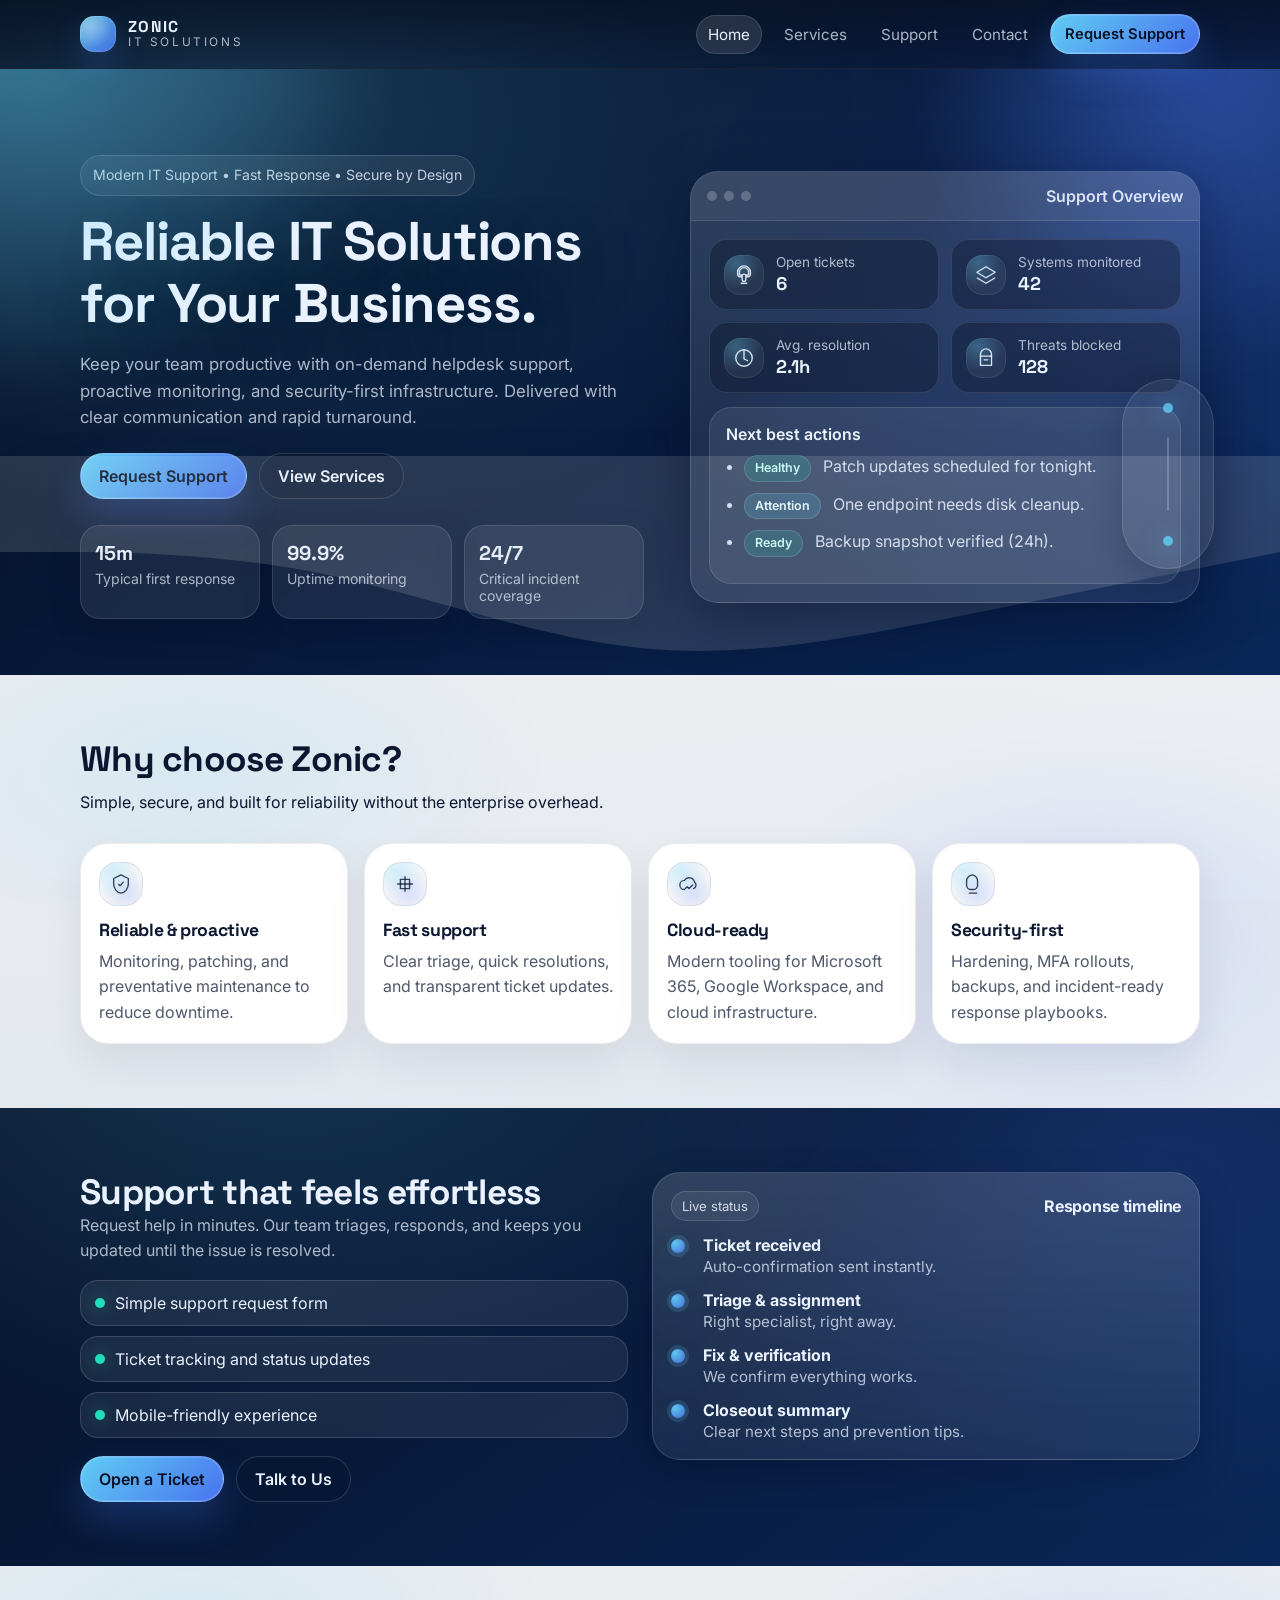
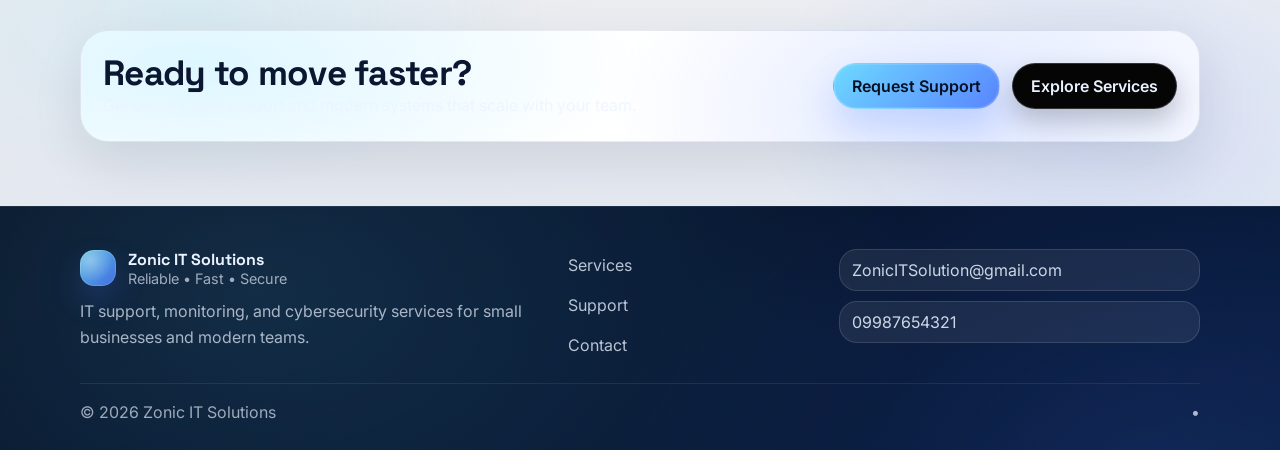
<file: index.html>
<!doctype html>
<html lang="en">
  <head>
    <meta charset="UTF-8" />
    <meta name="viewport" content="width=device-width, initial-scale=1.0" />
    <title>Zonic IT Solutions  Reliable IT Support</title>
    <meta
      name="description"
      content="Zonic IT Solutions provides fast, secure, and modern IT support for small businesses and growing teams."
    />
    <link rel="preconnect" href="https://fonts.googleapis.com" />
    <link rel="preconnect" href="https://fonts.gstatic.com" crossorigin />
    <link
      href="https://fonts.googleapis.com/css2?family=Inter:wght@400;500;600;700&family=Space+Grotesk:wght@500;600;700&display=swap"
      rel="stylesheet"
    />
    <link rel="stylesheet" href="./styles.css" />
    <script defer src="./script.js"></script>
  </head>

  <body>
    <a class="skip-link" href="#main">Skip to content</a>

    <header class="site-header" data-header>
      <nav class="nav shell" aria-label="Primary">
        <a class="brand" href="./index.html" aria-label="Zonic IT Solutions Home">
          <span class="brand-mark" aria-hidden="true"></span>
          <span class="brand-text">
            <span class="brand-name">ZONIC</span>
            <span class="brand-sub">IT SOLUTIONS</span>
          </span>
        </a>

        <button class="nav-toggle" type="button" aria-expanded="false" aria-controls="nav-links" data-nav-toggle>
          <span class="sr-only">Open menu</span>
          <span class="nav-toggle-lines" aria-hidden="true"></span>
        </button>

        <div class="nav-links" id="nav-links" data-nav-links>
          <a class="nav-link is-active" href="./index.html">Home</a>
          <a class="nav-link" href="./services.html">Services</a>
          <a class="nav-link" href="./support.html">Support</a>
          <a class="nav-link" href="./contact.html">Contact</a>
          <a class="btn btn-primary btn-small" href="./support.html">Request Support</a>
        </div>
      </nav>
    </header>

    <main id="main">
      <section class="hero hero--home" aria-label="Hero">
        <div class="hero-bg" aria-hidden="true">
          <div class="hero-glow hero-glow--a"></div>
          <div class="hero-glow hero-glow--b"></div>
          <svg class="hero-wave" viewBox="0 0 1440 220" preserveAspectRatio="none">
            <path
              d="M0,96L60,96C120,96,240,96,360,117.3C480,139,600,181,720,192C840,203,960,181,1080,160C1200,139,1320,117,1380,106.7L1440,96L1440,0L1380,0C1320,0,1200,0,1080,0C960,0,840,0,720,0C600,0,480,0,360,0C240,0,120,0,60,0L0,0Z"
              fill="rgba(255,255,255,0.14)"
            ></path>
          </svg>
        </div>

        <div class="shell hero-grid">
          <div class="hero-copy">
            <p class="eyebrow">Modern IT Support • Fast Response • Secure by Design</p>
            <h1 class="hero-title">
              Reliable IT Solutions<br />
              for Your Business.
            </h1>
            <p class="hero-lead">
              Keep your team productive with on-demand helpdesk support, proactive monitoring, and security-first
              infrastructure. Delivered with clear communication and rapid turnaround.
            </p>

            <div class="hero-cta">
              <a class="btn btn-primary" href="./support.html">Request Support</a>
              <a class="btn btn-ghost" href="./services.html">View Services</a>
            </div>

            <div class="hero-metrics" aria-label="Key metrics">
              <div class="metric">
                <div class="metric-num">15m</div>
                <div class="metric-label">Typical first response</div>
              </div>
              <div class="metric">
                <div class="metric-num">99.9%</div>
                <div class="metric-label">Uptime monitoring</div>
              </div>
              <div class="metric">
                <div class="metric-num">24/7</div>
                <div class="metric-label">Critical incident coverage</div>
              </div>
            </div>
          </div>

          <div class="hero-panel" aria-label="Dashboard preview">
            <div class="panel">
              <div class="panel-top">
                <div class="panel-dots" aria-hidden="true">
                  <span></span><span></span><span></span>
                </div>
                <div class="panel-title">Support Overview</div>
              </div>

              <div class="panel-body">
                <div class="stat-grid">
                  <div class="stat">
                    <div class="stat-icon" aria-hidden="true">
                      <svg viewBox="0 0 24 24" fill="none">
                        <path
                          d="M12 2a7 7 0 0 0-7 7v2a3 3 0 0 0 3 3h1v-2H8a1 1 0 0 1-1-1V9a5 5 0 0 1 10 0v2a1 1 0 0 1-1 1h-1v2h1a3 3 0 0 0 3-3V9a7 7 0 0 0-7-7Z"
                          stroke="currentColor"
                          stroke-width="1.5"
                        />
                        <path
                          d="M9 21h6M10 17a2 2 0 1 0 4 0v-4a2 2 0 1 0-4 0v4Z"
                          stroke="currentColor"
                          stroke-width="1.5"
                          stroke-linecap="round"
                        />
                      </svg>
                    </div>
                    <div class="stat-meta">
                      <div class="stat-label">Open tickets</div>
                      <div class="stat-value">6</div>
                    </div>
                  </div>
                  <div class="stat">
                    <div class="stat-icon" aria-hidden="true">
                      <svg viewBox="0 0 24 24" fill="none">
                        <path
                          d="M12 3 2 9l10 6 10-6-10-6Z"
                          stroke="currentColor"
                          stroke-width="1.5"
                          stroke-linejoin="round"
                        />
                        <path
                          d="M2 15l10 6 10-6"
                          stroke="currentColor"
                          stroke-width="1.5"
                          stroke-linejoin="round"
                        />
                      </svg>
                    </div>
                    <div class="stat-meta">
                      <div class="stat-label">Systems monitored</div>
                      <div class="stat-value">42</div>
                    </div>
                  </div>
                  <div class="stat">
                    <div class="stat-icon" aria-hidden="true">
                      <svg viewBox="0 0 24 24" fill="none">
                        <path
                          d="M12 3v10l4 2"
                          stroke="currentColor"
                          stroke-width="1.5"
                          stroke-linecap="round"
                        />
                        <path
                          d="M21 12a9 9 0 1 1-18 0 9 9 0 0 1 18 0Z"
                          stroke="currentColor"
                          stroke-width="1.5"
                        />
                      </svg>
                    </div>
                    <div class="stat-meta">
                      <div class="stat-label">Avg. resolution</div>
                      <div class="stat-value">2.1h</div>
                    </div>
                  </div>
                  <div class="stat">
                    <div class="stat-icon" aria-hidden="true">
                      <svg viewBox="0 0 24 24" fill="none">
                        <path
                          d="M6 10V8a6 6 0 0 1 12 0v2"
                          stroke="currentColor"
                          stroke-width="1.5"
                          stroke-linecap="round"
                        />
                        <path
                          d="M6 10h12v10H6V10Z"
                          stroke="currentColor"
                          stroke-width="1.5"
                          stroke-linejoin="round"
                        />
                        <path
                          d="M10 14h4"
                          stroke="currentColor"
                          stroke-width="1.5"
                          stroke-linecap="round"
                        />
                      </svg>
                    </div>
                    <div class="stat-meta">
                      <div class="stat-label">Threats blocked</div>
                      <div class="stat-value">128</div>
                    </div>
                  </div>
                </div>

                <div class="panel-card">
                  <div class="panel-card-title">Next best actions</div>
                  <ul class="panel-list">
                    <li>
                      <span class="pill pill-good">Healthy</span>
                      Patch updates scheduled for tonight.
                    </li>
                    <li>
                      <span class="pill pill-warn">Attention</span>
                      One endpoint needs disk cleanup.
                    </li>
                    <li>
                      <span class="pill pill-good">Ready</span>
                      Backup snapshot verified (24h).
                    </li>
                  </ul>
                </div>
              </div>
            </div>

            <div class="panel-float" aria-hidden="true">
              <div class="float-dot"></div>
              <div class="float-line"></div>
              <div class="float-dot"></div>
            </div>
          </div>
        </div>
      </section>

      <section class="section section--white">
        <div class="shell">
          <header class="section-header">
            <h2>Why choose Zonic?</h2>
            <p>Simple, secure, and built for reliability without the enterprise overhead.</p>
          </header>

          <div class="card-grid">
            <article class="card">
              <div class="card-icon" aria-hidden="true">
                <svg viewBox="0 0 24 24" fill="none">
                  <path
                    d="M12 2 4 6v6c0 5 3.5 9.5 8 10 4.5-.5 8-5 8-10V6l-8-4Z"
                    stroke="currentColor"
                    stroke-width="1.5"
                    stroke-linejoin="round"
                  />
                  <path
                    d="M9.5 12.5 11 14l3.5-4"
                    stroke="currentColor"
                    stroke-width="1.5"
                    stroke-linecap="round"
                    stroke-linejoin="round"
                  />
                </svg>
              </div>
              <h3>Reliable & proactive</h3>
              <p>Monitoring, patching, and preventative maintenance to reduce downtime.</p>
            </article>

            <article class="card">
              <div class="card-icon" aria-hidden="true">
                <svg viewBox="0 0 24 24" fill="none">
                  <path
                    d="M4 12h16"
                    stroke="currentColor"
                    stroke-width="1.5"
                    stroke-linecap="round"
                  />
                  <path
                    d="M12 4v16"
                    stroke="currentColor"
                    stroke-width="1.5"
                    stroke-linecap="round"
                  />
                  <path
                    d="M7 7h10v10H7V7Z"
                    stroke="currentColor"
                    stroke-width="1.5"
                    stroke-linejoin="round"
                  />
                </svg>
              </div>
              <h3>Fast support</h3>
              <p>Clear triage, quick resolutions, and transparent ticket updates.</p>
            </article>

            <article class="card">
              <div class="card-icon" aria-hidden="true">
                <svg viewBox="0 0 24 24" fill="none">
                  <path
                    d="M7 18a5 5 0 0 1 0-10 6 6 0 0 1 11 2 4 4 0 0 1-1 7"
                    stroke="currentColor"
                    stroke-width="1.5"
                    stroke-linecap="round"
                  />
                  <path
                    d="M8 17l2-2 2 2 4-4"
                    stroke="currentColor"
                    stroke-width="1.5"
                    stroke-linecap="round"
                    stroke-linejoin="round"
                  />
                </svg>
              </div>
              <h3>Cloud-ready</h3>
              <p>Modern tooling for Microsoft 365, Google Workspace, and cloud infrastructure.</p>
            </article>

            <article class="card">
              <div class="card-icon" aria-hidden="true">
                <svg viewBox="0 0 24 24" fill="none">
                  <path
                    d="M12 2a7 7 0 0 0-7 7v4a5 5 0 0 0 5 5h2a5 5 0 0 0 5-5V9a7 7 0 0 0-5-6.7"
                    stroke="currentColor"
                    stroke-width="1.5"
                    stroke-linecap="round"
                  />
                  <path
                    d="M8 22h8"
                    stroke="currentColor"
                    stroke-width="1.5"
                    stroke-linecap="round"
                  />
                </svg>
              </div>
              <h3>Security-first</h3>
              <p>Hardening, MFA rollouts, backups, and incident-ready response playbooks.</p>
            </article>
          </div>
        </div>
      </section>

      <section class="section">
        <div class="shell split">
          <div>
            <h2>Support that feels effortless</h2>
            <p class="muted">
              Request help in minutes. Our team triages, responds, and keeps you updated until the issue is resolved.
            </p>
            <div class="checklist">
              <div class="check">
                <span class="check-dot" aria-hidden="true"></span>
                Simple support request form
              </div>
              <div class="check">
                <span class="check-dot" aria-hidden="true"></span>
                Ticket tracking and status updates
              </div>
              <div class="check">
                <span class="check-dot" aria-hidden="true"></span>
                Mobile-friendly experience
              </div>
            </div>
            <div class="cta-row">
              <a class="btn btn-primary" href="./support.html">Open a Ticket</a>
              <a class="btn btn-ghost" href="./contact.html">Talk to Us</a>
            </div>
          </div>

          <div class="glass">
            <div class="glass-header">
              <div class="glass-badge">Live status</div>
              <div class="glass-title">Response timeline</div>
            </div>
            <ol class="timeline">
              <li>
                <span class="time-dot"></span>
                <div class="time-content">
                  <div class="time-title">Ticket received</div>
                  <div class="time-sub">Auto-confirmation sent instantly.</div>
                </div>
              </li>
              <li>
                <span class="time-dot"></span>
                <div class="time-content">
                  <div class="time-title">Triage & assignment</div>
                  <div class="time-sub">Right specialist, right away.</div>
                </div>
              </li>
              <li>
                <span class="time-dot"></span>
                <div class="time-content">
                  <div class="time-title">Fix & verification</div>
                  <div class="time-sub">We confirm everything works.</div>
                </div>
              </li>
              <li>
                <span class="time-dot"></span>
                <div class="time-content">
                  <div class="time-title">Closeout summary</div>
                  <div class="time-sub">Clear next steps and prevention tips.</div>
                </div>
              </li>
            </ol>
          </div>
        </div>
      </section>

      <section class="section section--white">
        <div class="shell">
          <div class="banner">
            <div class="banner-copy">
              <h2>Ready to move faster?</h2>
              <p class="muted">Get dependable support and modern systems that scale with your team.</p>
            </div>
            <div class="banner-actions">
              <a class="btn btn-primary" href="./support.html">Request Support</a>
              <a class="btn btn-secondary" href="./services.html">Explore Services</a>
            </div>
          </div>
        </div>
      </section>
    </main>

    <footer class="footer">
      <div class="shell footer-grid">
        <div>
          <div class="footer-brand">
            <span class="brand-mark" aria-hidden="true"></span>
            <div>
              <div class="footer-name">Zonic IT Solutions</div>
              <div class="footer-sub">Reliable • Fast • Secure</div>
            </div>
          </div>
          <p class="footer-note">
            IT support, monitoring, and cybersecurity services for small businesses and modern teams.
          </p>
        </div>
        <div class="footer-links">
          <a href="./services.html">Services</a>
          <a href="./support.html">Support</a>
          <a href="./contact.html">Contact</a>
        </div>
        <div class="footer-meta">
          <div class="footer-pill">ZonicITSolution@gmail.com</div>
          <div class="footer-pill">09987654321</div>
        </div>
      </div>
      <div class="shell footer-bottom">
        <span>© <span data-year></span> Zonic IT Solutions</span>
        <span class="muted"> • </span>
      </div>
    </footer>
  </body>
</html>
</file>
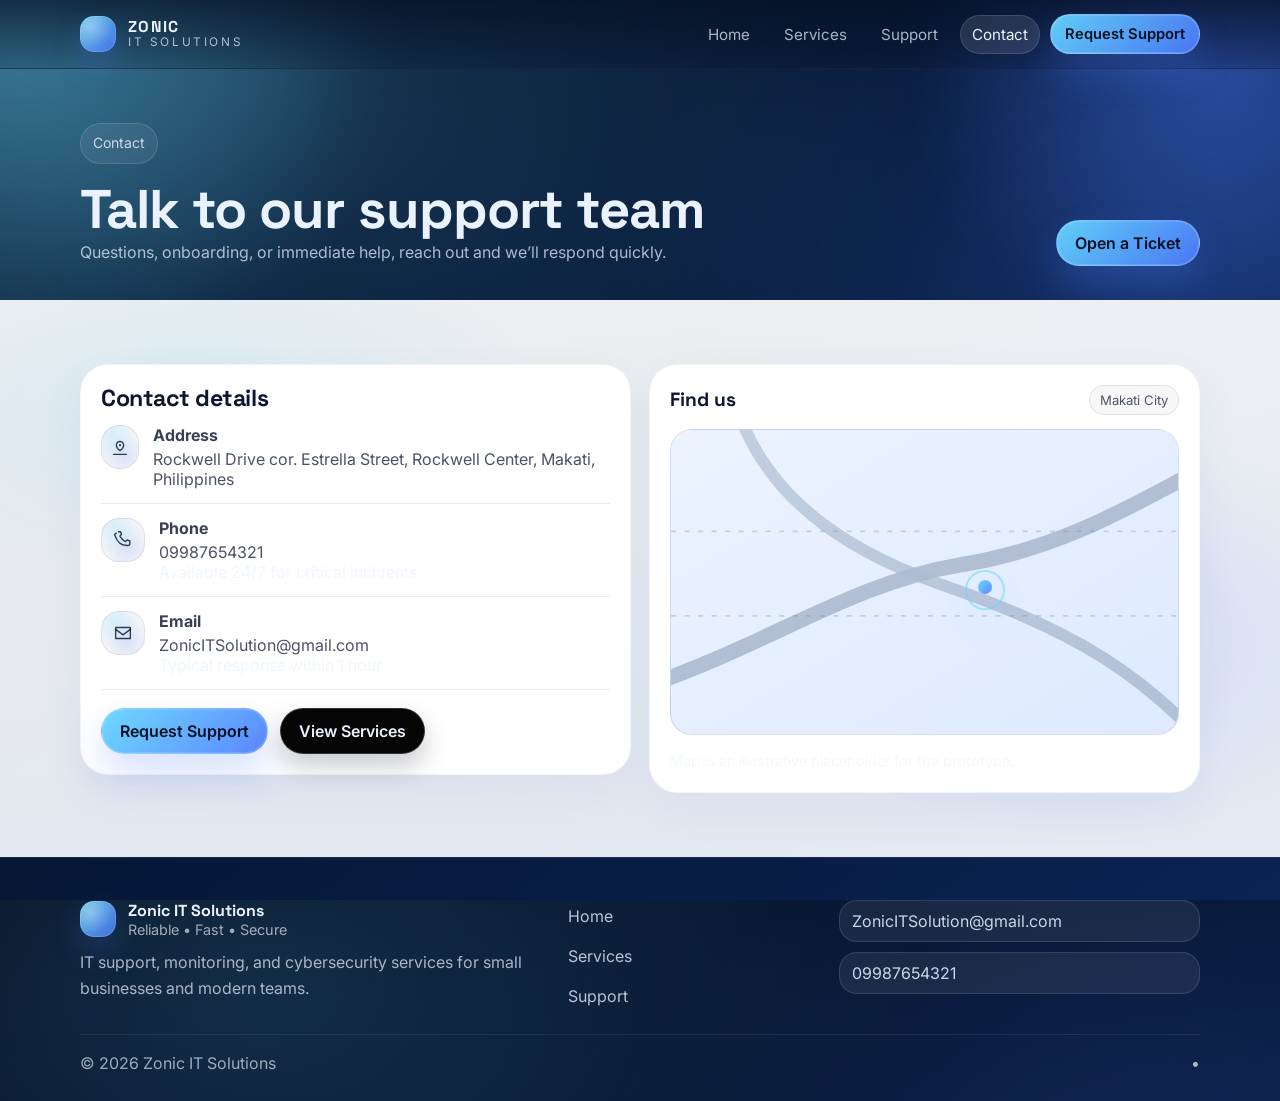
<file: contact.html>
<!doctype html>
<html lang="en">
  <head>
    <meta charset="UTF-8" />
    <meta name="viewport" content="width=device-width, initial-scale=1.0" />
    <title>Zonic IT Solutions — Contact</title>
    <meta name="description" content="Contact Zonic IT Solutions for IT support and managed services." />
    <link rel="preconnect" href="https://fonts.googleapis.com" />
    <link rel="preconnect" href="https://fonts.gstatic.com" crossorigin />
    <link
      href="https://fonts.googleapis.com/css2?family=Inter:wght@400;500;600;700&family=Space+Grotesk:wght@500;600;700&display=swap"
      rel="stylesheet"
    />
    <link rel="stylesheet" href="./styles.css" />
    <script defer src="./script.js"></script>
  </head>

  <body>
    <a class="skip-link" href="#main">Skip to content</a>

    <header class="site-header" data-header>
      <nav class="nav shell" aria-label="Primary">
        <a class="brand" href="./index.html" aria-label="Zonic IT Solutions Home">
          <span class="brand-mark" aria-hidden="true"></span>
          <span class="brand-text">
            <span class="brand-name">ZONIC</span>
            <span class="brand-sub">IT SOLUTIONS</span>
          </span>
        </a>

        <button class="nav-toggle" type="button" aria-expanded="false" aria-controls="nav-links" data-nav-toggle>
          <span class="sr-only">Open menu</span>
          <span class="nav-toggle-lines" aria-hidden="true"></span>
        </button>

        <div class="nav-links" id="nav-links" data-nav-links>
          <a class="nav-link" href="./index.html">Home</a>
          <a class="nav-link" href="./services.html">Services</a>
          <a class="nav-link" href="./support.html">Support</a>
          <a class="nav-link is-active" href="./contact.html">Contact</a>
          <a class="btn btn-primary btn-small" href="./support.html">Request Support</a>
        </div>
      </nav>
    </header>

    <main id="main">
      <section class="page-hero page-hero--compact">
        <div class="page-hero-bg" aria-hidden="true">
          <div class="hero-glow hero-glow--a"></div>
          <div class="hero-glow hero-glow--b"></div>
        </div>
        <div class="shell page-hero-inner">
          <div>
            <p class="eyebrow">Contact</p>
            <h1>Talk to our support team</h1>
            <p class="muted">Questions, onboarding, or immediate help, reach out and we’ll respond quickly.</p>
          </div>
          <div class="page-hero-actions">
            <a class="btn btn-primary" href="./support.html">Open a Ticket</a>
          </div>
        </div>
      </section>

      <section class="section section--white">
        <div class="shell contact-layout">
          <section class="contact-card">
            <h2 class="contact-title">Contact details</h2>

            <div class="contact-item">
              <div class="contact-icon" aria-hidden="true">
                <svg viewBox="0 0 24 24" fill="none">
                  <path
                    d="M8 10a4 4 0 1 1 8 0c0 3-4 6-4 6s-4-3-4-6Z"
                    stroke="currentColor"
                    stroke-width="1.5"
                    stroke-linejoin="round"
                  />
                  <path
                    d="M12 10h.01"
                    stroke="currentColor"
                    stroke-width="2.5"
                    stroke-linecap="round"
                  />
                  <path
                    d="M5 20h14"
                    stroke="currentColor"
                    stroke-width="1.5"
                    stroke-linecap="round"
                  />
                </svg>
              </div>
              <div>
                <div class="contact-label">Address</div>
                <div class="contact-value">Rockwell Drive cor. Estrella Street, Rockwell Center, Makati, Philippines</div>
              </div>
            </div>

            <div class="contact-item">
              <div class="contact-icon" aria-hidden="true">
                <svg viewBox="0 0 24 24" fill="none">
                  <path
                    d="M6.5 3h2.8l1 3-1.7 1.7a15 15 0 0 0 6.1 6.1L16.4 12l3 1v2.8c0 1.2-1 2.2-2.2 2.2C9.4 18 6 14.6 3 6.8 3 5.6 4 4.6 5.2 4.6"
                    stroke="currentColor"
                    stroke-width="1.5"
                    stroke-linejoin="round"
                  />
                </svg>
              </div>
              <div>
                <div class="contact-label">Phone</div>
                <div class="contact-value">09987654321</div>
                <div class="muted">Available 24/7 for critical incidents</div>
              </div>
            </div>

            <div class="contact-item">
              <div class="contact-icon" aria-hidden="true">
                <svg viewBox="0 0 24 24" fill="none">
                  <path
                    d="M4 6h16v12H4V6Z"
                    stroke="currentColor"
                    stroke-width="1.5"
                    stroke-linejoin="round"
                  />
                  <path
                    d="M4 8l8 6 8-6"
                    stroke="currentColor"
                    stroke-width="1.5"
                    stroke-linecap="round"
                    stroke-linejoin="round"
                  />
                </svg>
              </div>
              <div>
                <div class="contact-label">Email</div>
                <div class="contact-value">ZonicITSolution@gmail.com</div>
                <div class="muted">Typical response within 1 hour</div>
              </div>
            </div>

            <div class="cta-row">
              <a class="btn btn-primary" href="./support.html">Request Support</a>
              <a class="btn btn-secondary" href="./services.html">View Services</a>
            </div>
          </section>

          <section class="map-card" aria-label="Map">
            <div class="map-top">
              <div class="map-title">Find us</div>
              <div class="map-chip">Makati City</div>
            </div>
            <div class="map">
              <svg viewBox="0 0 600 360" preserveAspectRatio="none" aria-hidden="true">
                <defs>
                  <linearGradient id="road" x1="0" y1="0" x2="1" y2="1">
                    <stop offset="0" stop-color="#b6c3d6" />
                    <stop offset="1" stop-color="#9fb1c9" />
                  </linearGradient>
                  <linearGradient id="land" x1="0" y1="0" x2="1" y2="1">
                    <stop offset="0" stop-color="#ecf3ff" />
                    <stop offset="1" stop-color="#dfeaff" />
                  </linearGradient>
                </defs>
                <rect x="0" y="0" width="600" height="360" fill="url(#land)" />
                <path
                  d="M-20 300 C 120 250, 220 180, 340 160 C 470 140, 560 80, 640 40"
                  stroke="url(#road)"
                  stroke-width="18"
                  fill="none"
                  opacity="0.9"
                />
                <path
                  d="M80 -20 C 120 90, 220 150, 340 190 C 480 240, 560 290, 640 380"
                  stroke="url(#road)"
                  stroke-width="14"
                  fill="none"
                  opacity="0.75"
                />
                <path
                  d="M0 120 L600 120"
                  stroke="rgba(122, 144, 175, 0.35)"
                  stroke-width="2"
                  stroke-dasharray="6 10"
                />
                <path
                  d="M0 220 L600 220"
                  stroke="rgba(122, 144, 175, 0.35)"
                  stroke-width="2"
                  stroke-dasharray="6 10"
                />
              </svg>

              <div class="pin" aria-hidden="true">
                <div class="pin-core"></div>
                <div class="pin-ring"></div>
              </div>
            </div>
            <p class="fineprint">Map is an illustrative placeholder for the prototype.</p>
          </section>
        </div>
      </section>
    </main>

    <footer class="footer">
      <div class="shell footer-grid">
        <div>
          <div class="footer-brand">
            <span class="brand-mark" aria-hidden="true"></span>
            <div>
              <div class="footer-name">Zonic IT Solutions</div>
              <div class="footer-sub">Reliable • Fast • Secure</div>
            </div>
          </div>
          <p class="footer-note">
            IT support, monitoring, and cybersecurity services for small businesses and modern teams.
          </p>
        </div>
        <div class="footer-links">
          <a href="./index.html">Home</a>
          <a href="./services.html">Services</a>
          <a href="./support.html">Support</a>
        </div>
        <div class="footer-meta">
          <div class="footer-pill">ZonicITSolution@gmail.com</div>
          <div class="footer-pill">09987654321</div>
        </div>
      </div>
      <div class="shell footer-bottom">
        <span>© <span data-year></span> Zonic IT Solutions</span>
        <span class="muted"> • </span>
      </div>
    </footer>
  </body>
</html>
</file>
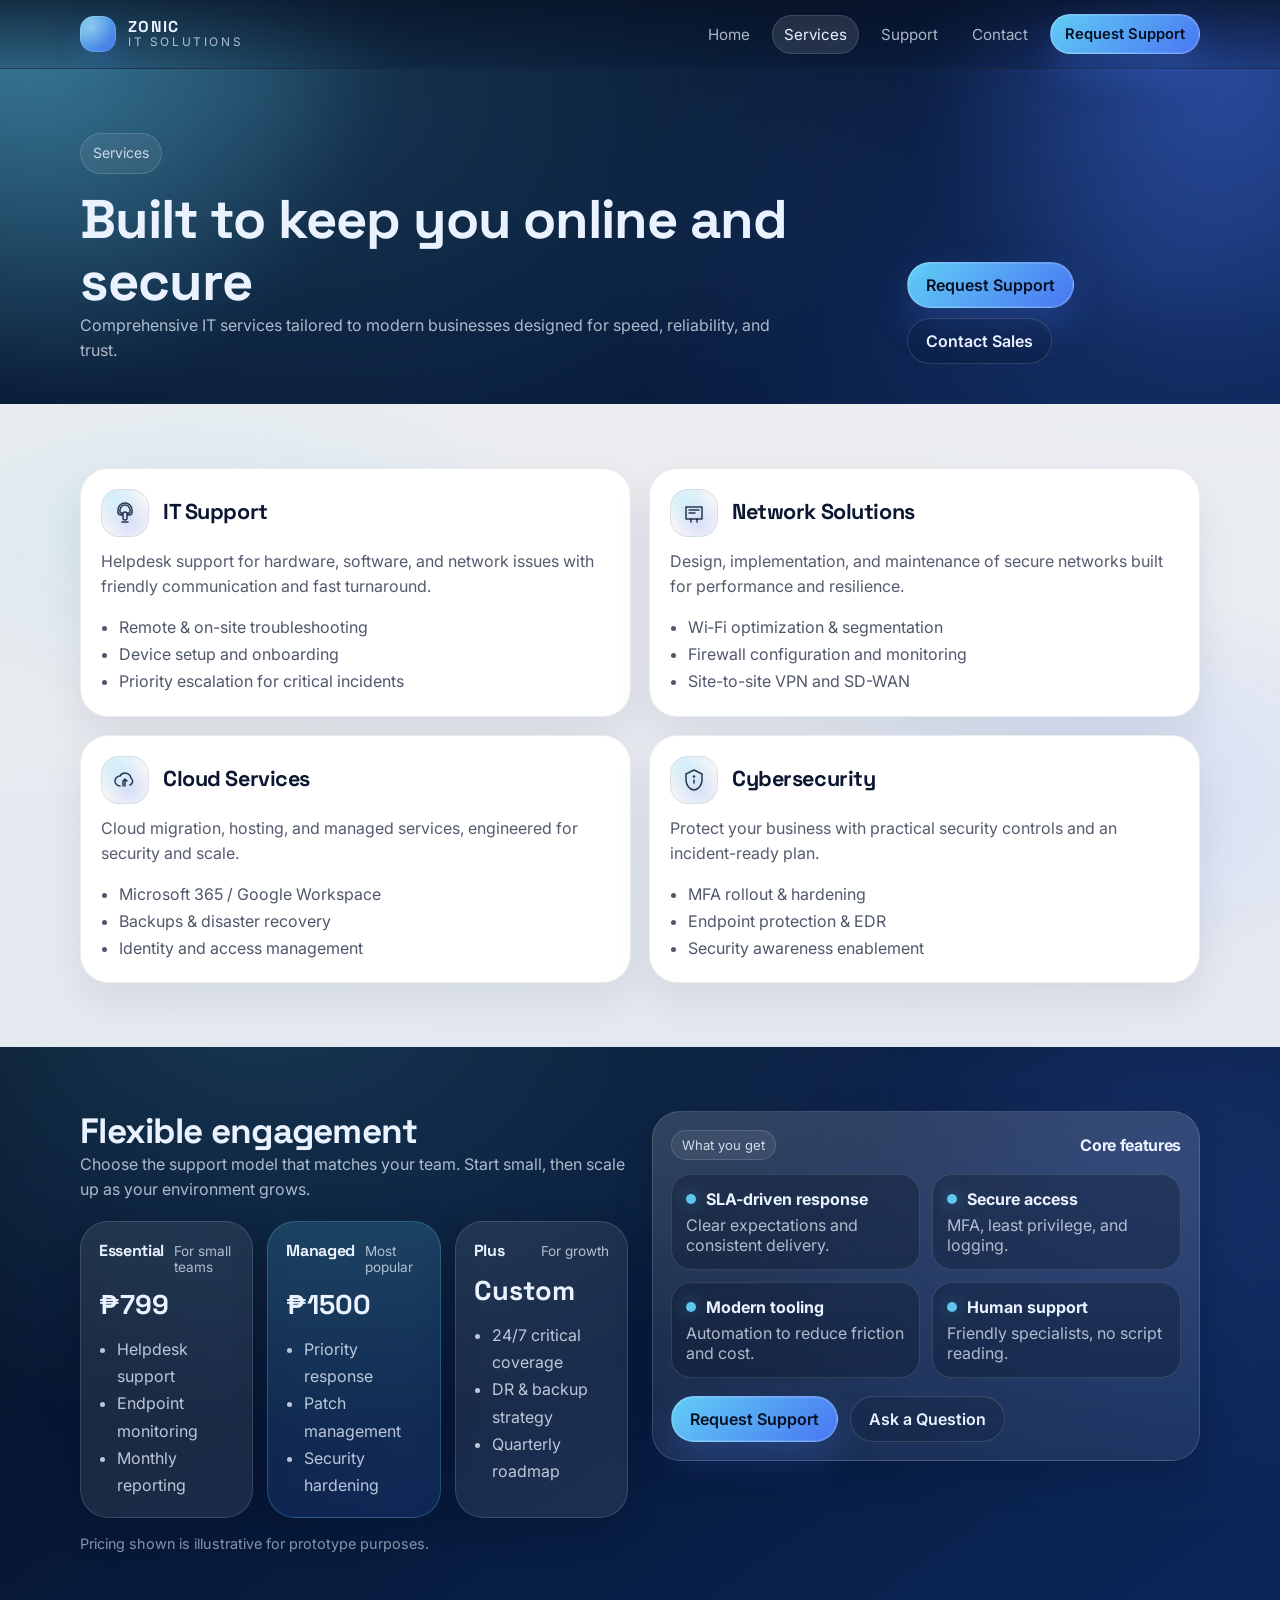
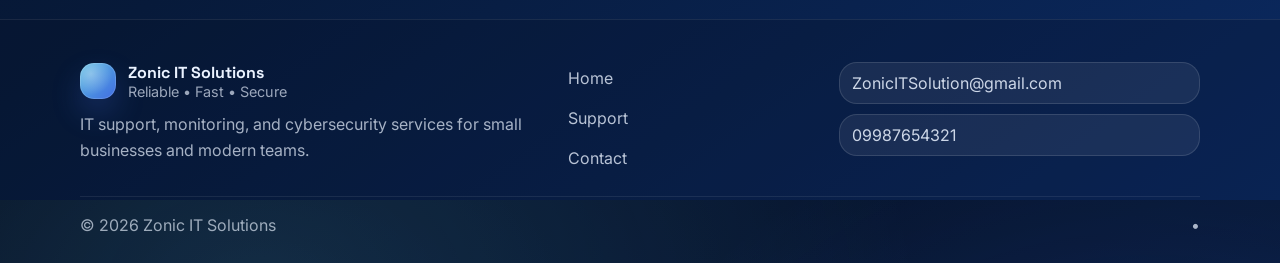
<file: services.html>
<!doctype html>
<html lang="en">
  <head>
    <meta charset="UTF-8" />
    <meta name="viewport" content="width=device-width, initial-scale=1.0" />
    <title>Zonic IT Solutions — Services</title>
    <meta
      name="description"
      content="Explore Zonic IT Solutions services: IT support, network solutions, cloud services, and cybersecurity."
    />
    <link rel="preconnect" href="https://fonts.googleapis.com" />
    <link rel="preconnect" href="https://fonts.gstatic.com" crossorigin />
    <link
      href="https://fonts.googleapis.com/css2?family=Inter:wght@400;500;600;700&family=Space+Grotesk:wght@500;600;700&display=swap"
      rel="stylesheet"
    />
    <link rel="stylesheet" href="./styles.css" />
    <script defer src="./script.js"></script>
  </head>

  <body>
    <a class="skip-link" href="#main">Skip to content</a>

    <header class="site-header" data-header>
      <nav class="nav shell" aria-label="Primary">
        <a class="brand" href="./index.html" aria-label="Zonic IT Solutions Home">
          <span class="brand-mark" aria-hidden="true"></span>
          <span class="brand-text">
            <span class="brand-name">ZONIC</span>
            <span class="brand-sub">IT SOLUTIONS</span>
          </span>
        </a>

        <button class="nav-toggle" type="button" aria-expanded="false" aria-controls="nav-links" data-nav-toggle>
          <span class="sr-only">Open menu</span>
          <span class="nav-toggle-lines" aria-hidden="true"></span>
        </button>

        <div class="nav-links" id="nav-links" data-nav-links>
          <a class="nav-link" href="./index.html">Home</a>
          <a class="nav-link is-active" href="./services.html">Services</a>
          <a class="nav-link" href="./support.html">Support</a>
          <a class="nav-link" href="./contact.html">Contact</a>
          <a class="btn btn-primary btn-small" href="./support.html">Request Support</a>
        </div>
      </nav>
    </header>

    <main id="main">
      <section class="page-hero">
        <div class="page-hero-bg" aria-hidden="true">
          <div class="hero-glow hero-glow--a"></div>
          <div class="hero-glow hero-glow--b"></div>
        </div>
        <div class="shell page-hero-inner">
          <div>
            <p class="eyebrow">Services</p>
            <h1>Built to keep you online and secure</h1>
            <p class="muted">
              Comprehensive IT services tailored to modern businesses designed for speed, reliability, and trust.
            </p>
          </div>
          <div class="page-hero-actions">
            <a class="btn btn-primary" href="./support.html">Request Support</a>
            <a class="btn btn-ghost" href="./contact.html">Contact Sales</a>
          </div>
        </div>
      </section>

      <section class="section section--white">
        <div class="shell">
          <div class="service-grid">
            <article class="service-card">
              <div class="service-top">
                <div class="service-icon" aria-hidden="true">
                  <svg viewBox="0 0 24 24" fill="none">
                    <path
                      d="M12 2a7 7 0 0 0-7 7v2a3 3 0 0 0 3 3h1v-2H8a1 1 0 0 1-1-1V9a5 5 0 0 1 10 0v2a1 1 0 0 1-1 1h-1v2h1a3 3 0 0 0 3-3V9a7 7 0 0 0-7-7Z"
                      stroke="currentColor"
                      stroke-width="1.5"
                    />
                    <path
                      d="M9 21h6M10 17a2 2 0 1 0 4 0v-4a2 2 0 1 0-4 0v4Z"
                      stroke="currentColor"
                      stroke-width="1.5"
                      stroke-linecap="round"
                    />
                  </svg>
                </div>
                <h2 class="service-title">IT Support</h2>
              </div>
              <p class="muted">
                Helpdesk support for hardware, software, and network issues with friendly communication and fast
                turnaround.
              </p>
              <ul class="service-bullets">
                <li>Remote & on-site troubleshooting</li>
                <li>Device setup and onboarding</li>
                <li>Priority escalation for critical incidents</li>
              </ul>
            </article>

            <article class="service-card">
              <div class="service-top">
                <div class="service-icon" aria-hidden="true">
                  <svg viewBox="0 0 24 24" fill="none">
                    <path
                      d="M4 6h16v12H4V6Z"
                      stroke="currentColor"
                      stroke-width="1.5"
                      stroke-linejoin="round"
                    />
                    <path
                      d="M7 9h10M7 12h6"
                      stroke="currentColor"
                      stroke-width="1.5"
                      stroke-linecap="round"
                    />
                    <path
                      d="M9 18v3M15 18v3"
                      stroke="currentColor"
                      stroke-width="1.5"
                      stroke-linecap="round"
                    />
                  </svg>
                </div>
                <h2 class="service-title">Network Solutions</h2>
              </div>
              <p class="muted">
                Design, implementation, and maintenance of secure networks built for performance and resilience.
              </p>
              <ul class="service-bullets">
                <li>Wi‑Fi optimization & segmentation</li>
                <li>Firewall configuration and monitoring</li>
                <li>Site-to-site VPN and SD-WAN</li>
              </ul>
            </article>

            <article class="service-card">
              <div class="service-top">
                <div class="service-icon" aria-hidden="true">
                  <svg viewBox="0 0 24 24" fill="none">
                    <path
                      d="M7 18a5 5 0 0 1 0-10 6 6 0 0 1 11 2 4 4 0 0 1-1 7"
                      stroke="currentColor"
                      stroke-width="1.5"
                      stroke-linecap="round"
                    />
                    <path
                      d="M10 18v-5m0 0 2-2 2 2m-2-2v7"
                      stroke="currentColor"
                      stroke-width="1.5"
                      stroke-linecap="round"
                      stroke-linejoin="round"
                    />
                  </svg>
                </div>
                <h2 class="service-title">Cloud Services</h2>
              </div>
              <p class="muted">Cloud migration, hosting, and managed services, engineered for security and scale.</p>
              <ul class="service-bullets">
                <li>Microsoft 365 / Google Workspace</li>
                <li>Backups & disaster recovery</li>
                <li>Identity and access management</li>
              </ul>
            </article>

            <article class="service-card">
              <div class="service-top">
                <div class="service-icon" aria-hidden="true">
                  <svg viewBox="0 0 24 24" fill="none">
                    <path
                      d="M12 2 4 6v6c0 5 3.5 9.5 8 10 4.5-.5 8-5 8-10V6l-8-4Z"
                      stroke="currentColor"
                      stroke-width="1.5"
                      stroke-linejoin="round"
                    />
                    <path
                      d="M12 12v3"
                      stroke="currentColor"
                      stroke-width="1.5"
                      stroke-linecap="round"
                    />
                    <path
                      d="M12 8.5h.01"
                      stroke="currentColor"
                      stroke-width="2.5"
                      stroke-linecap="round"
                    />
                  </svg>
                </div>
                <h2 class="service-title">Cybersecurity</h2>
              </div>
              <p class="muted">Protect your business with practical security controls and an incident-ready plan.</p>
              <ul class="service-bullets">
                <li>MFA rollout & hardening</li>
                <li>Endpoint protection & EDR</li>
                <li>Security awareness enablement</li>
              </ul>
            </article>
          </div>
        </div>
      </section>

      <section class="section">
        <div class="shell split">
          <div>
            <h2>Flexible engagement</h2>
            <p class="muted">
              Choose the support model that matches your team. Start small, then scale up as your environment grows.
            </p>
            <div class="pricing">
              <div class="price-card">
                <div class="price-top">
                  <div class="price-name">Essential</div>
                  <div class="price-tag">For small teams</div>
                </div>
                <div class="price-amt">₱799 </div>
                <ul>
                  <li>Helpdesk support</li>
                  <li>Endpoint monitoring</li>
                  <li>Monthly reporting</li>
                </ul>
              </div>
              <div class="price-card price-card--featured">
                <div class="price-top">
                  <div class="price-name">Managed</div>
                  <div class="price-tag">Most popular</div>
                </div>
                <div class="price-amt">₱1500 </div>
                <ul>
                  <li>Priority response</li>
                  <li>Patch management</li>
                  <li>Security hardening</li>
                </ul>
              </div>
              <div class="price-card">
                <div class="price-top">
                  <div class="price-name">Plus</div>
                  <div class="price-tag">For growth</div>
                </div>
                <div class="price-amt">Custom</div>
                <ul>
                  <li>24/7 critical coverage</li>
                  <li>DR & backup strategy</li>
                  <li>Quarterly roadmap</li>
                </ul>
              </div>
            </div>
            <p class="fineprint">Pricing shown is illustrative for prototype purposes.</p>
          </div>

          <div class="glass">
            <div class="glass-header">
              <div class="glass-badge">What you get</div>
              <div class="glass-title">Core features</div>
            </div>
            <div class="card-grid card-grid--tight">
              <div class="mini">
                <div class="mini-top">
                  <span class="mini-dot"></span>
                  SLA-driven response
                </div>
                <div class="muted">Clear expectations and consistent delivery.</div>
              </div>
              <div class="mini">
                <div class="mini-top">
                  <span class="mini-dot"></span>
                  Secure access
                </div>
                <div class="muted">MFA, least privilege, and logging.</div>
              </div>
              <div class="mini">
                <div class="mini-top">
                  <span class="mini-dot"></span>
                  Modern tooling
                </div>
                <div class="muted">Automation to reduce friction and cost.</div>
              </div>
              <div class="mini">
                <div class="mini-top">
                  <span class="mini-dot"></span>
                  Human support
                </div>
                <div class="muted">Friendly specialists, no script reading.</div>
              </div>
            </div>
            <div class="cta-row">
              <a class="btn btn-primary" href="./support.html">Request Support</a>
              <a class="btn btn-ghost" href="./contact.html">Ask a Question</a>
            </div>
          </div>
        </div>
      </section>
    </main>

    <footer class="footer">
      <div class="shell footer-grid">
        <div>
          <div class="footer-brand">
            <span class="brand-mark" aria-hidden="true"></span>
            <div>
              <div class="footer-name">Zonic IT Solutions</div>
              <div class="footer-sub">Reliable • Fast • Secure</div>
            </div>
          </div>
          <p class="footer-note">
            IT support, monitoring, and cybersecurity services for small businesses and modern teams.
          </p>
        </div>
        <div class="footer-links">
          <a href="./index.html">Home</a>
          <a href="./support.html">Support</a>
          <a href="./contact.html">Contact</a>
        </div>
        <div class="footer-meta">
          <div class="footer-pill">ZonicITSolution@gmail.com</div>
          <div class="footer-pill">09987654321</div>
        </div>
      </div>
      <div class="shell footer-bottom">
        <span>© <span data-year></span> Zonic IT Solutions</span>
        <span class="muted"> • </span>
      </div>
    </footer>
  </body>
</html>
</file>
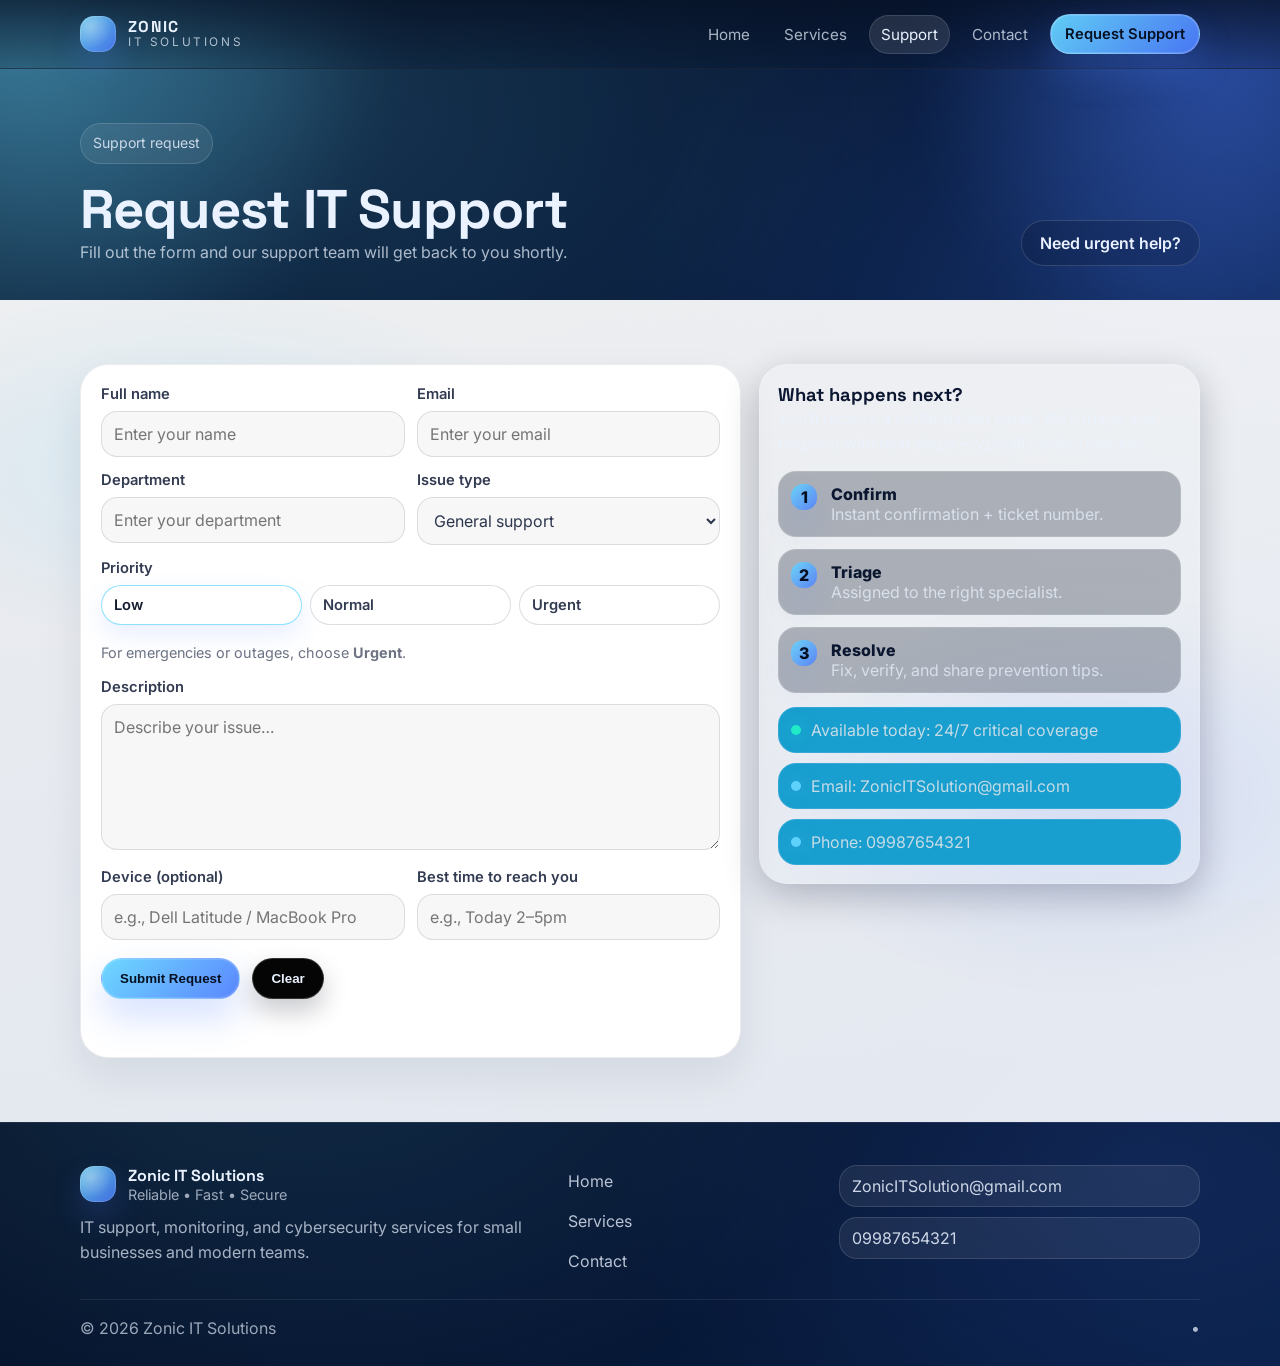
<file: support.html>
<!doctype html>
<html lang="en">
  <head>
    <meta charset="UTF-8" />
    <meta name="viewport" content="width=device-width, initial-scale=1.0" />
    <title>Zonic IT Solutions — Request IT Support</title>
    <meta name="description" content="Request IT support from Zonic IT Solutions using our quick form." />
    <link rel="preconnect" href="https://fonts.googleapis.com" />
    <link rel="preconnect" href="https://fonts.gstatic.com" crossorigin />
    <link
      href="https://fonts.googleapis.com/css2?family=Inter:wght@400;500;600;700&family=Space+Grotesk:wght@500;600;700&display=swap"
      rel="stylesheet"
    />
    <link rel="stylesheet" href="./styles.css" />
    <script defer src="./script.js"></script>
  </head>

  <body>
    <a class="skip-link" href="#main">Skip to content</a>

    <header class="site-header" data-header>
      <nav class="nav shell" aria-label="Primary">
        <a class="brand" href="./index.html" aria-label="Zonic IT Solutions Home">
          <span class="brand-mark" aria-hidden="true"></span>
          <span class="brand-text">
            <span class="brand-name">ZONIC</span>
            <span class="brand-sub">IT SOLUTIONS</span>
          </span>
        </a>

        <button class="nav-toggle" type="button" aria-expanded="false" aria-controls="nav-links" data-nav-toggle>
          <span class="sr-only">Open menu</span>
          <span class="nav-toggle-lines" aria-hidden="true"></span>
        </button>

        <div class="nav-links" id="nav-links" data-nav-links>
          <a class="nav-link" href="./index.html">Home</a>
          <a class="nav-link" href="./services.html">Services</a>
          <a class="nav-link is-active" href="./support.html">Support</a>
          <a class="nav-link" href="./contact.html">Contact</a>
          <a class="btn btn-primary btn-small" href="./support.html">Request Support</a>
        </div>
      </nav>
    </header>

    <main id="main">
      <section class="page-hero page-hero--compact">
        <div class="page-hero-bg" aria-hidden="true">
          <div class="hero-glow hero-glow--a"></div>
          <div class="hero-glow hero-glow--b"></div>
        </div>
        <div class="shell page-hero-inner">
          <div>
            <p class="eyebrow">Support request</p>
            <h1>Request IT Support</h1>
            <p class="muted">Fill out the form and our support team will get back to you shortly.</p>
          </div>
          <div class="page-hero-actions">
            <a class="btn btn-ghost" href="./contact.html">Need urgent help?</a>
          </div>
        </div>
      </section>

      <section class="section section--white">
        <div class="shell form-layout">
          <div class="form-card">
            <form class="form" data-support-form>
              <div class="form-row">
                <div class="field">
                  <label for="fullName">Full name</label>
                  <input id="fullName" name="fullName" type="text" placeholder="Enter your name" autocomplete="name" />
                </div>
                <div class="field">
                  <label for="email">Email</label>
                  <input id="email" name="email" type="email" placeholder="Enter your email" autocomplete="email" />
                </div>
              </div>

              <div class="form-row">
                <div class="field">
                  <label for="department">Department</label>
                  <input id="department" name="department" type="text" placeholder="Enter your department" />
                </div>
                <div class="field">
                  <label for="issueType">Issue type</label>
                  <select id="issueType" name="issueType">
                    <option value="general">General support</option>
                    <option value="hardware">Hardware</option>
                    <option value="software">Software</option>
                    <option value="network">Network / Wi‑Fi</option>
                    <option value="account">Account / Access</option>
                    <option value="security">Security incident</option>
                  </select>
                </div>
              </div>

              <div class="field">
                <label for="priority">Priority</label>
                <div class="segmented" role="group" aria-label="Priority selection">
                  <label class="seg">
                    <input type="radio" name="priority" value="low" checked />
                    <span>Low</span>
                  </label>
                  <label class="seg">
                    <input type="radio" name="priority" value="normal" />
                    <span>Normal</span>
                  </label>
                  <label class="seg">
                    <input type="radio" name="priority" value="urgent" />
                    <span>Urgent</span>
                  </label>
                </div>
                <p class="hint">For emergencies or outages, choose <strong>Urgent</strong>.</p>
              </div>

              <div class="field">
                <label for="description">Description</label>
                <textarea
                  id="description"
                  name="description"
                  rows="6"
                  placeholder="Describe your issue…"
                ></textarea>
              </div>

              <div class="form-row">
                <div class="field">
                  <label for="device">Device (optional)</label>
                  <input id="device" name="device" type="text" placeholder="e.g., Dell Latitude / MacBook Pro" />
                </div>
                <div class="field">
                  <label for="bestTime">Best time to reach you</label>
                  <input id="bestTime" name="bestTime" type="text" placeholder="e.g., Today 2–5pm" />
                </div>
              </div>

              <div class="form-actions">
                <button class="btn btn-primary" type="submit">Submit Request</button>
                <button class="btn btn-secondary" type="reset">Clear</button>
              </div>

              <div class="form-message" role="status" aria-live="polite" data-form-message></div>
            </form>
          </div>

          <aside class="side-card">
            <div class="side-card-top">
              <div class="side-title">What happens next?</div>
              <p class="muted">
                You’ll receive a confirmation email. We’ll triage and respond with next steps—typically within minutes.
              </p>
            </div>

            <div class="side-steps">
              <div class="step">
                <span class="step-num">1</span>
                <div>
                  <div class="step-title">Confirm</div>
                  <div class="muted">Instant confirmation + ticket number.</div>
                </div>
              </div>
              <div class="step">
                <span class="step-num">2</span>
                <div>
                  <div class="step-title">Triage</div>
                  <div class="muted">Assigned to the right specialist.</div>
                </div>
              </div>
              <div class="step">
                <span class="step-num">3</span>
                <div>
                  <div class="step-title">Resolve</div>
                  <div class="muted">Fix, verify, and share prevention tips.</div>
                </div>
              </div>
            </div>

            <div class="side-contact">
              <div class="side-pill">
                <span class="dot dot-good" aria-hidden="true"></span>
                Available today: 24/7 critical coverage
              </div>
              <div class="side-pill">
                <span class="dot dot-warn" aria-hidden="true"></span>
                Email: ZonicITSolution@gmail.com
              </div>
              <div class="side-pill">
                <span class="dot dot-warn" aria-hidden="true"></span>
                Phone: 09987654321
              </div>
            </div>
          </aside>
        </div>
      </section>
    </main>

    <footer class="footer">
      <div class="shell footer-grid">
        <div>
          <div class="footer-brand">
            <span class="brand-mark" aria-hidden="true"></span>
            <div>
              <div class="footer-name">Zonic IT Solutions</div>
              <div class="footer-sub">Reliable • Fast • Secure</div>
            </div>
          </div>
          <p class="footer-note">
            IT support, monitoring, and cybersecurity services for small businesses and modern teams.
          </p>
        </div>
        <div class="footer-links">
          <a href="./index.html">Home</a>
          <a href="./services.html">Services</a>
          <a href="./contact.html">Contact</a>
        </div>
        <div class="footer-meta">
          <div class="footer-pill">ZonicITSolution@gmail.com</div>
          <div class="footer-pill">09987654321</div>
        </div>
      </div>
      <div class="shell footer-bottom">
        <span>© <span data-year></span> Zonic IT Solutions</span>
        <span class="muted"> • </span>
      </div>
    </footer>
  </body>
</html>
</file>
<file: styles.css>
:root {
  --bg0: #061023;
  --bg1: #071a3a;
  --bg2: #0b2a62;
  --ink: #0b1630;
  --text: #eaf2ff;
  --text-dim: rgba(234, 242, 255, 0.72);
  --text-faint: rgba(234, 242, 255, 0.56);
  --card: rgba(255, 255, 255, 0.08);
  --card-strong: rgba(255, 255, 255, 0.12);
  --white: #ffffff;
  --surface: #f6f9ff;
  --border: rgba(255, 255, 255, 0.14);
  --border-soft: rgba(255, 255, 255, 0.1);
  --line: rgba(11, 22, 48, 0.08);
  --accent: #66d7ff;
  --accent-2: #4d7cff;
  --accent-3: #22f2c7;
  --shadow: 0 16px 60px rgba(2, 10, 28, 0.42);
  --shadow-soft: 0 12px 36px rgba(2, 10, 28, 0.24);
  --radius-lg: 28px;
  --radius-md: 20px;
  --radius-sm: 14px;
  --ring: 0 0 0 4px rgba(102, 215, 255, 0.22);
  --font: "Inter", system-ui, -apple-system, Segoe UI, Roboto, Arial, sans-serif;
  --font-display: "Space Grotesk", var(--font);
}

*,
*::before,
*::after {
  box-sizing: border-box;
}

html,
body {
  height: 100%;
}

body {
  margin: 0;
  font-family: var(--font);
  color: var(--text);
  background: radial-gradient(1200px 800px at 20% 10%, rgba(102, 215, 255, 0.18), transparent 55%),
    radial-gradient(900px 600px at 90% 30%, rgba(77, 124, 255, 0.18), transparent 60%),
    linear-gradient(145deg, var(--bg0), var(--bg1) 45%, var(--bg2));
  overflow-x: hidden;
}

img,
svg {
  max-width: 100%;
  display: block;
}

a {
  color: inherit;
  text-decoration: none;
}

p {
  line-height: 1.6;
  margin: 0;
}

h1,
h2,
h3 {
  margin: 0;
  line-height: 1.15;
  font-family: var(--font-display);
  letter-spacing: -0.02em;
}

h1 {
  font-size: clamp(2.1rem, 4.4vw, 3.4rem);
}

h2 {
  font-size: clamp(1.55rem, 3.1vw, 2.2rem);
}

h3 {
  font-size: 1.1rem;
}

.muted {
  color: var(--text-dim);
}

.fineprint {
  color: var(--text-faint);
  font-size: 0.9rem;
  margin-top: 14px;
}

.shell {
  width: min(1120px, calc(100% - 48px));
  margin-inline: auto;
}

.skip-link {
  position: absolute;
  left: -999px;
  top: 10px;
  background: var(--white);
  color: var(--ink);
  padding: 10px 14px;
  border-radius: 12px;
  z-index: 50;
}

.skip-link:focus {
  left: 12px;
  outline: none;
  box-shadow: var(--ring);
}

/* Header + Nav */
.site-header {
  position: sticky;
  top: 0;
  z-index: 20;
  border-bottom: 1px solid rgba(255, 255, 255, 0.06);
  background: linear-gradient(180deg, rgba(6, 16, 35, 0.7), rgba(6, 16, 35, 0.18));
  backdrop-filter: blur(14px);
}

.nav {
  display: flex;
  align-items: center;
  justify-content: space-between;
  gap: 20px;
  padding: 14px 0;
}

.brand {
  display: inline-flex;
  align-items: center;
  gap: 12px;
  user-select: none;
}

.brand-mark {
  width: 36px;
  height: 36px;
  border-radius: 14px;
  background: radial-gradient(circle at 30% 30%, rgba(255, 255, 255, 0.35), transparent 60%),
    linear-gradient(135deg, rgba(102, 215, 255, 0.85), rgba(77, 124, 255, 0.85));
  box-shadow: 0 14px 30px rgba(77, 124, 255, 0.22), 0 0 0 1px rgba(255, 255, 255, 0.15) inset;
}

.brand-text {
  display: grid;
  line-height: 1.1;
}

.brand-name {
  font-family: var(--font-display);
  font-weight: 700;
  letter-spacing: 0.08em;
  font-size: 0.98rem;
}

.brand-sub {
  font-size: 0.74rem;
  letter-spacing: 0.22em;
  color: var(--text-dim);
}

.nav-links {
  display: flex;
  align-items: center;
  gap: 10px;
}

.nav-link {
  font-size: 0.95rem;
  padding: 10px 12px;
  border-radius: 999px;
  color: var(--text-dim);
  transition: background 200ms ease, color 200ms ease, box-shadow 200ms ease;
}

.nav-link:hover {
  color: var(--text);
  background: rgba(255, 255, 255, 0.08);
}

.nav-link.is-active {
  color: var(--text);
  background: rgba(255, 255, 255, 0.11);
  box-shadow: 0 0 0 1px rgba(255, 255, 255, 0.12) inset;
}

.nav-toggle {
  display: none;
  border: 0;
  background: rgba(255, 255, 255, 0.08);
  color: var(--text);
  width: 44px;
  height: 44px;
  border-radius: 14px;
  cursor: pointer;
  box-shadow: 0 0 0 1px rgba(255, 255, 255, 0.12) inset;
}

.nav-toggle:focus-visible {
  outline: none;
  box-shadow: var(--ring);
}

.nav-toggle-lines {
  position: relative;
  width: 18px;
  height: 2px;
  background: var(--text);
  display: inline-block;
  border-radius: 4px;
}

.nav-toggle-lines::before,
.nav-toggle-lines::after {
  content: "";
  position: absolute;
  left: 0;
  width: 18px;
  height: 2px;
  background: var(--text);
  border-radius: 4px;
  transition: transform 200ms ease, top 200ms ease, opacity 200ms ease;
}

.nav-toggle-lines::before {
  top: -6px;
}

.nav-toggle-lines::after {
  top: 6px;
}

body.nav-open .nav-toggle-lines {
  background: transparent;
}

body.nav-open .nav-toggle-lines::before {
  top: 0;
  transform: rotate(45deg);
}

body.nav-open .nav-toggle-lines::after {
  top: 0;
  transform: rotate(-45deg);
}

/* Buttons */
.btn {
  display: inline-flex;
  align-items: center;
  justify-content: center;
  gap: 10px;
  padding: 12px 18px;
  border-radius: 999px;
  border: 1px solid transparent;
  font-weight: 600;
  cursor: pointer;
  transition: transform 160ms ease, box-shadow 200ms ease, background 200ms ease, border-color 200ms ease;
  box-shadow: 0 12px 26px rgba(2, 10, 28, 0.22);
}

.btn:active {
  transform: translateY(1px);
}

.btn-small {
  padding: 10px 14px;
  font-size: 0.92rem;
}

.btn-primary {
  background: linear-gradient(135deg, rgba(102, 215, 255, 0.95), rgba(77, 124, 255, 0.92));
  border-color: rgba(255, 255, 255, 0.22);
  color: #061023;
  box-shadow: 0 18px 36px rgba(77, 124, 255, 0.24), 0 0 0 1px rgba(255, 255, 255, 0.12) inset;
}

.btn-primary:hover {
  box-shadow: 0 24px 44px rgba(77, 124, 255, 0.3), 0 0 0 1px rgba(255, 255, 255, 0.18) inset;
}

.btn-secondary {
  background: rgba(0, 0, 0, 0.98);
  border-color: rgba(255, 255, 255, 0.18);
  color: var(--text);
}

.btn-secondary:hover {
  background: rgba(255, 255, 255, 0.18);
}

.btn-ghost {
  background: rgba(6, 16, 35, 0.2);
  border-color: rgba(255, 255, 255, 0.14);
  color: var(--text);
  box-shadow: none;
}

.btn-ghost:hover {
  background: rgba(255, 255, 255, 0.09);
}

/* Hero (Home) */
.hero {
  position: relative;
  padding: 78px 0 56px;
}

.hero--home {
  padding-top: 86px;
}

.hero-bg {
  position: absolute;
  inset: 0;
  pointer-events: none;
  overflow: hidden;
}

.hero-wave {
  position: absolute;
  left: 0;
  right: 0;
  bottom: -1px;
  width: 100%;
  height: 220px;
  opacity: 0.9;
  filter: drop-shadow(0 30px 50px rgba(2, 10, 28, 0.35));
}

.hero-glow {
  position: absolute;
  width: 640px;
  height: 640px;
  border-radius: 50%;
  filter: blur(28px);
  opacity: 0.55;
}

.hero-glow--a {
  background: radial-gradient(circle at 30% 30%, rgba(102, 215, 255, 0.9), transparent 60%);
  top: -240px;
  left: -180px;
}

.hero-glow--b {
  background: radial-gradient(circle at 50% 40%, rgba(77, 124, 255, 0.85), transparent 60%);
  top: -260px;
  right: -260px;
}

.hero-grid {
  display: grid;
  grid-template-columns: 1.05fr 0.95fr;
  gap: 46px;
  align-items: center;
}

.eyebrow {
  display: inline-flex;
  align-items: center;
  gap: 10px;
  padding: 8px 12px;
  border-radius: 999px;
  border: 1px solid rgba(255, 255, 255, 0.14);
  background: rgba(255, 255, 255, 0.07);
  color: rgba(234, 242, 255, 0.82);
  font-size: 0.88rem;
  margin-bottom: 14px;
}

.hero-title {
  text-shadow: 0 18px 60px rgba(0, 0, 0, 0.4);
}

.hero-lead {
  margin-top: 16px;
  color: var(--text-dim);
  font-size: 1.05rem;
  max-width: 58ch;
}

.hero-cta {
  display: flex;
  flex-wrap: wrap;
  gap: 12px;
  margin-top: 22px;
}

.hero-metrics {
  display: grid;
  grid-template-columns: repeat(3, minmax(0, 1fr));
  gap: 12px;
  margin-top: 26px;
}

.metric {
  border-radius: var(--radius-md);
  padding: 14px 14px;
  background: rgba(255, 255, 255, 0.08);
  border: 1px solid rgba(255, 255, 255, 0.12);
  box-shadow: 0 10px 30px rgba(2, 10, 28, 0.22);
}

.metric-num {
  font-family: var(--font-display);
  font-weight: 700;
  font-size: 1.25rem;
}

.metric-label {
  margin-top: 4px;
  font-size: 0.88rem;
  color: var(--text-dim);
}

.hero-panel {
  position: relative;
}

.panel {
  border-radius: var(--radius-lg);
  background: linear-gradient(180deg, rgba(255, 255, 255, 0.12), rgba(255, 255, 255, 0.07));
  border: 1px solid rgba(255, 255, 255, 0.14);
  box-shadow: var(--shadow);
  overflow: hidden;
}

.panel-top {
  display: flex;
  align-items: center;
  justify-content: space-between;
  padding: 14px 16px;
  border-bottom: 1px solid rgba(255, 255, 255, 0.12);
  background: rgba(255, 255, 255, 0.06);
}

.panel-dots {
  display: inline-flex;
  gap: 7px;
}

.panel-dots span {
  width: 10px;
  height: 10px;
  border-radius: 50%;
  background: rgba(255, 255, 255, 0.22);
}

.panel-title {
  font-weight: 600;
  color: rgba(234, 242, 255, 0.9);
}

.panel-body {
  padding: 18px;
}

.stat-grid {
  display: grid;
  grid-template-columns: repeat(2, minmax(0, 1fr));
  gap: 12px;
}

.stat {
  display: flex;
  gap: 12px;
  align-items: center;
  padding: 14px 14px;
  border-radius: 18px;
  background: rgba(6, 16, 35, 0.35);
  border: 1px solid rgba(255, 255, 255, 0.1);
}

.stat-icon {
  width: 40px;
  height: 40px;
  display: grid;
  place-items: center;
  border-radius: 16px;
  background: radial-gradient(circle at 30% 20%, rgba(102, 215, 255, 0.28), transparent 60%),
    rgba(255, 255, 255, 0.06);
  color: rgba(234, 242, 255, 0.9);
  box-shadow: 0 0 0 1px rgba(255, 255, 255, 0.08) inset;
}

.stat-icon svg {
  width: 22px;
  height: 22px;
}

.stat-label {
  font-size: 0.85rem;
  color: var(--text-dim);
}

.stat-value {
  font-family: var(--font-display);
  font-weight: 700;
  font-size: 1.15rem;
  margin-top: 2px;
}

.panel-card {
  margin-top: 14px;
  padding: 16px;
  border-radius: 22px;
  background: rgba(255, 255, 255, 0.08);
  border: 1px solid rgba(255, 255, 255, 0.12);
}

.panel-card-title {
  font-weight: 600;
  margin-bottom: 10px;
}

.panel-list {
  margin: 0;
  padding-left: 18px;
  color: rgba(234, 242, 255, 0.86);
}

.panel-list li {
  margin: 10px 0;
  line-height: 1.5;
}

.pill {
  display: inline-flex;
  align-items: center;
  padding: 3px 10px;
  border-radius: 999px;
  font-size: 0.78rem;
  font-weight: 600;
  margin-right: 8px;
  border: 1px solid rgba(255, 255, 255, 0.14);
}

.pill-good {
  background: rgba(34, 242, 199, 0.14);
  color: rgba(206, 255, 245, 0.96);
}

.pill-warn {
  background: rgba(102, 215, 255, 0.16);
  color: rgba(234, 252, 255, 0.96);
}

.panel-float {
  position: absolute;
  right: -14px;
  bottom: 34px;
  width: 92px;
  height: 190px;
  border-radius: 999px;
  background: rgba(255, 255, 255, 0.07);
  border: 1px solid rgba(255, 255, 255, 0.14);
  box-shadow: var(--shadow-soft);
  display: grid;
  place-items: center;
  gap: 12px;
  padding: 16px 0;
  opacity: 0.9;
}

.float-dot {
  width: 10px;
  height: 10px;
  border-radius: 50%;
  background: rgba(102, 215, 255, 0.85);
  box-shadow: 0 0 22px rgba(102, 215, 255, 0.55);
}

.float-line {
  width: 2px;
  height: 74px;
  background: rgba(255, 255, 255, 0.22);
  border-radius: 999px;
}

/* Sections */
.section {
  padding: 64px 0;
}

.section--white {
  background: linear-gradient(180deg, rgba(255, 255, 255, 0.92), rgba(246, 249, 255, 0.92));
  color: var(--ink);
  position: relative;
}

.section--white::before {
  content: "";
  position: absolute;
  inset: 0;
  pointer-events: none;
  background: radial-gradient(600px 300px at 15% 20%, rgba(102, 215, 255, 0.16), transparent 60%),
    radial-gradient(520px 320px at 85% 60%, rgba(77, 124, 255, 0.14), transparent 65%);
  opacity: 0.9;
}

.section--white > .shell {
  position: relative;
}

.section-header {
  display: grid;
  gap: 10px;
  margin-bottom: 28px;
  max-width: 70ch;
}

.card-grid {
  display: grid;
  grid-template-columns: repeat(4, minmax(0, 1fr));
  gap: 16px;
}

.card-grid--tight {
  grid-template-columns: repeat(2, minmax(0, 1fr));
  gap: 12px;
}

.card {
  background: var(--white);
  border-radius: var(--radius-lg);
  border: 1px solid rgba(11, 22, 48, 0.08);
  box-shadow: 0 18px 40px rgba(11, 22, 48, 0.08);
  padding: 18px;
}

.card h3 {
  margin-top: 14px;
  color: var(--ink);
}

.card p {
  margin-top: 8px;
  color: rgba(11, 22, 48, 0.72);
}

.card-icon {
  width: 44px;
  height: 44px;
  border-radius: 18px;
  display: grid;
  place-items: center;
  background: radial-gradient(circle at 30% 20%, rgba(102, 215, 255, 0.25), transparent 60%),
    radial-gradient(circle at 60% 70%, rgba(77, 124, 255, 0.18), transparent 60%),
    rgba(11, 22, 48, 0.04);
  color: rgba(11, 22, 48, 0.8);
  border: 1px solid rgba(11, 22, 48, 0.08);
}

.card-icon svg {
  width: 22px;
  height: 22px;
}

.split {
  display: grid;
  grid-template-columns: 1fr 1fr;
  gap: 24px;
  align-items: start;
}

.checklist {
  display: grid;
  gap: 10px;
  margin-top: 16px;
}

.check {
  display: flex;
  align-items: center;
  gap: 10px;
  padding: 12px 14px;
  border-radius: 18px;
  border: 1px solid rgba(255, 255, 255, 0.14);
  background: rgba(255, 255, 255, 0.07);
}

.check-dot {
  width: 10px;
  height: 10px;
  border-radius: 50%;
  background: rgba(34, 242, 199, 0.9);
  box-shadow: 0 0 18px rgba(34, 242, 199, 0.44);
}

.cta-row {
  display: flex;
  flex-wrap: wrap;
  gap: 12px;
  margin-top: 18px;
}

/* Glass / timeline */
.glass {
  border-radius: var(--radius-lg);
  background: linear-gradient(180deg, rgba(255, 255, 255, 0.14), rgba(255, 255, 255, 0.07));
  border: 1px solid rgba(255, 255, 255, 0.14);
  box-shadow: var(--shadow-soft);
  padding: 18px;
}

.glass-header {
  display: flex;
  justify-content: space-between;
  align-items: center;
  gap: 14px;
  margin-bottom: 14px;
}

.glass-badge {
  font-size: 0.82rem;
  padding: 6px 10px;
  border-radius: 999px;
  border: 1px solid rgba(255, 255, 255, 0.14);
  background: rgba(255, 255, 255, 0.07);
  color: rgba(234, 242, 255, 0.86);
}

.glass-title {
  font-weight: 700;
  letter-spacing: -0.02em;
}

.timeline {
  margin: 0;
  padding: 0;
  list-style: none;
  display: grid;
  gap: 14px;
}

.timeline li {
  display: grid;
  grid-template-columns: 20px 1fr;
  gap: 12px;
  align-items: start;
}

.time-dot {
  width: 14px;
  height: 14px;
  border-radius: 50%;
  margin-top: 4px;
  background: radial-gradient(circle at 30% 30%, rgba(102, 215, 255, 0.9), rgba(77, 124, 255, 0.78));
  box-shadow: 0 0 0 4px rgba(102, 215, 255, 0.15), 0 18px 40px rgba(77, 124, 255, 0.22);
}

.time-title {
  font-weight: 700;
}

.time-sub {
  color: rgba(234, 242, 255, 0.74);
  margin-top: 2px;
  font-size: 0.95rem;
}

/* Banner */
.banner {
  display: flex;
  justify-content: space-between;
  align-items: center;
  gap: 16px;
  padding: 22px 22px;
  border-radius: var(--radius-lg);
  background: radial-gradient(700px 260px at 10% 30%, rgba(102, 215, 255, 0.22), transparent 65%),
    radial-gradient(520px 280px at 80% 70%, rgba(77, 124, 255, 0.18), transparent 70%),
    var(--white);
  border: 1px solid rgba(11, 22, 48, 0.08);
  box-shadow: 0 20px 50px rgba(11, 22, 48, 0.1);
}

.banner-actions {
  display: flex;
  flex-wrap: wrap;
  gap: 12px;
}

/* Page hero */
.page-hero {
  position: relative;
  padding: 64px 0 40px;
}

.page-hero--compact {
  padding: 54px 0 34px;
}

.page-hero-bg {
  position: absolute;
  inset: 0;
  pointer-events: none;
}

.page-hero-inner {
  position: relative;
  display: flex;
  align-items: flex-end;
  justify-content: space-between;
  gap: 18px;
}

.page-hero-inner p {
  max-width: 70ch;
}

.page-hero-actions {
  display: flex;
  gap: 10px;
  flex-wrap: wrap;
}

/* Services */
.service-grid {
  display: grid;
  grid-template-columns: repeat(2, minmax(0, 1fr));
  gap: 18px;
}

.service-card {
  background: var(--white);
  border-radius: var(--radius-lg);
  border: 1px solid rgba(11, 22, 48, 0.08);
  box-shadow: 0 18px 40px rgba(11, 22, 48, 0.08);
  padding: 20px;
}

.service-top {
  display: flex;
  align-items: center;
  gap: 14px;
}

.service-icon {
  width: 48px;
  height: 48px;
  border-radius: 18px;
  display: grid;
  place-items: center;
  background: radial-gradient(circle at 30% 20%, rgba(102, 215, 255, 0.25), transparent 60%),
    radial-gradient(circle at 60% 70%, rgba(77, 124, 255, 0.18), transparent 60%),
    rgba(11, 22, 48, 0.04);
  color: rgba(11, 22, 48, 0.85);
  border: 1px solid rgba(11, 22, 48, 0.08);
}

.service-icon svg {
  width: 24px;
  height: 24px;
}

.service-title {
  font-size: 1.35rem;
  color: var(--ink);
}

.service-card .muted {
  margin-top: 12px;
  color: rgba(11, 22, 48, 0.7);
}

.service-bullets {
  margin: 14px 0 0;
  padding-left: 18px;
  color: rgba(11, 22, 48, 0.72);
  line-height: 1.7;
}

/* Pricing */
.pricing {
  margin-top: 18px;
  display: grid;
  grid-template-columns: repeat(3, minmax(0, 1fr));
  gap: 14px;
}

.price-card {
  border-radius: var(--radius-lg);
  padding: 18px;
  background: rgba(255, 255, 255, 0.08);
  border: 1px solid rgba(255, 255, 255, 0.14);
  box-shadow: var(--shadow-soft);
}

.price-card--featured {
  background: linear-gradient(180deg, rgba(102, 215, 255, 0.16), rgba(77, 124, 255, 0.12));
  border-color: rgba(102, 215, 255, 0.25);
}

.price-top {
  display: flex;
  justify-content: space-between;
  align-items: baseline;
  gap: 10px;
}

.price-name {
  font-family: var(--font-display);
  font-weight: 700;
  letter-spacing: -0.02em;
}

.price-tag {
  font-size: 0.85rem;
  color: rgba(234, 242, 255, 0.72);
}

.price-amt {
  margin-top: 12px;
  font-family: var(--font-display);
  font-size: 1.7rem;
  font-weight: 700;
}

.price-amt span {
  font-size: 0.95rem;
  font-weight: 600;
  color: rgba(234, 242, 255, 0.75);
}

.price-card ul {
  margin: 14px 0 0;
  padding-left: 18px;
  color: rgba(234, 242, 255, 0.78);
  line-height: 1.7;
}

/* Mini feature boxes */
.mini {
  padding: 14px;
  border-radius: 20px;
  background: rgba(6, 16, 35, 0.3);
  border: 1px solid rgba(255, 255, 255, 0.12);
}

.mini-top {
  display: flex;
  align-items: center;
  gap: 10px;
  font-weight: 700;
  margin-bottom: 6px;
}

.mini-dot {
  width: 10px;
  height: 10px;
  border-radius: 50%;
  background: rgba(102, 215, 255, 0.9);
  box-shadow: 0 0 18px rgba(102, 215, 255, 0.45);
}

/* Support form */
.form-layout {
  display: grid;
  grid-template-columns: 1.2fr 0.8fr;
  gap: 18px;
  align-items: start;
}

.form-card {
  background: var(--white);
  border-radius: var(--radius-lg);
  border: 1px solid rgba(11, 22, 48, 0.08);
  box-shadow: 0 18px 40px rgba(11, 22, 48, 0.08);
  padding: 20px;
}

.form {
  display: grid;
  gap: 14px;
}

.form-row {
  display: grid;
  grid-template-columns: repeat(2, minmax(0, 1fr));
  gap: 12px;
}

.field label {
  display: block;
  font-weight: 600;
  font-size: 0.92rem;
  color: rgba(11, 22, 48, 0.84);
  margin-bottom: 8px;
}

.field input,
.field select,
.field textarea {
  width: 100%;
  font: inherit;
  color: rgba(11, 22, 48, 0.86);
  background: rgba(11, 22, 48, 0.03);
  border: 1px solid rgba(11, 22, 48, 0.12);
  border-radius: 16px;
  padding: 12px 12px;
  outline: none;
  transition: box-shadow 180ms ease, border-color 180ms ease, background 180ms ease;
}

.field textarea {
  resize: vertical;
}

.field input:focus,
.field select:focus,
.field textarea:focus {
  border-color: rgba(102, 215, 255, 0.75);
  box-shadow: 0 0 0 4px rgba(102, 215, 255, 0.18);
  background: rgba(255, 255, 255, 0.8);
}

.hint {
  margin-top: 8px;
  font-size: 0.9rem;
  color: rgba(11, 22, 48, 0.6);
}

.segmented {
  display: grid;
  grid-template-columns: repeat(3, minmax(0, 1fr));
  gap: 8px;
}

.seg {
  position: relative;
  display: grid;
  place-items: center;
  padding: 10px 12px;
  border-radius: 999px;
  border: 1px solid rgba(11, 22, 48, 0.14);
  background: rgba(255, 255, 255, 0.85);
  color: rgba(11, 22, 48, 0.7);
  cursor: pointer;
  font-weight: 600;
  transition: border-color 180ms ease, box-shadow 180ms ease, transform 160ms ease;
}

.seg input {
  position: absolute;
  inset: 0;
  opacity: 0;
  cursor: pointer;
}

.seg:has(input:checked) {
  color: rgba(6, 16, 35, 0.95);
  border-color: rgba(102, 215, 255, 0.75);
  box-shadow: 0 10px 24px rgba(77, 124, 255, 0.12);
}

.form-actions {
  display: flex;
  gap: 12px;
  flex-wrap: wrap;
  margin-top: 4px;
}

.form-message {
  min-height: 24px;
  font-weight: 600;
  color: rgba(11, 22, 48, 0.74);
}

.side-card {
  border-radius: var(--radius-lg);
  background: linear-gradient(180deg, rgba(255, 255, 255, 0.14), rgba(255, 255, 255, 0.07));
  border: 1px solid rgba(255, 255, 255, 0.14);
  box-shadow: var(--shadow-soft);
  padding: 18px;
}

.side-title {
  font-family: var(--font-display);
  font-weight: 700;
  font-size: 1.15rem;
}

.side-steps {
  display: grid;
  gap: 12px;
  margin-top: 14px;
}

.step {
  display: grid;
  grid-template-columns: 30px 1fr;
  gap: 10px;
  padding: 12px 12px;
  border-radius: 18px;
  background: rgba(6, 16, 35, 0.28);
  border: 1px solid rgba(255, 255, 255, 0.12);
}

.step-num {
  width: 26px;
  height: 26px;
  border-radius: 12px;
  display: grid;
  place-items: center;
  font-weight: 800;
  background: linear-gradient(135deg, rgba(102, 215, 255, 0.9), rgba(77, 124, 255, 0.85));
  color: #061023;
  box-shadow: 0 16px 30px rgba(77, 124, 255, 0.18);
}

.step-title {
  font-weight: 800;
}

.side-contact {
  margin-top: 14px;
  display: grid;
  gap: 10px;
}

.side-pill {
  display: flex;
  align-items: center;
  gap: 10px;
  padding: 12px 12px;
  border-radius: 18px;
  background: rgba(20, 157, 207, 0.98);
  border: 1px solid rgba(255, 255, 255, 0.12);
  color: rgba(226, 229, 233, 0.86);
}

.dot {
  width: 10px;
  height: 10px;
  border-radius: 50%;
}

.dot-good {
  background: rgba(34, 242, 199, 0.9);
  box-shadow: 0 0 18px rgba(34, 242, 199, 0.45);
}

.dot-warn {
  background: rgba(102, 215, 255, 0.9);
  box-shadow: 0 0 18px rgba(102, 215, 255, 0.45);
}

/* Contact */
.contact-layout {
  display: grid;
  grid-template-columns: 1fr 1fr;
  gap: 18px;
  align-items: start;
}

.contact-card,
.map-card {
  background: var(--white);
  border-radius: var(--radius-lg);
  border: 1px solid rgba(81, 116, 199, 0.08);
  box-shadow: 0 18px 40px rgba(86, 119, 197, 0.08);
  padding: 20px;
}

.contact-title {
  color: var(--ink);
  font-size: 1.45rem;
}

.contact-item {
  display: flex;
  gap: 14px;
  padding: 14px 0;
  border-bottom: 1px solid rgba(11, 22, 48, 0.08);
}

.contact-item:last-of-type {
  border-bottom: 0;
}

.contact-icon {
  width: 44px;
  height: 44px;
  border-radius: 18px;
  display: grid;
  place-items: center;
  color: rgba(11, 22, 48, 0.82);
  background: radial-gradient(circle at 30% 20%, rgba(102, 215, 255, 0.22), transparent 60%),
    radial-gradient(circle at 60% 70%, rgba(77, 124, 255, 0.16), transparent 60%),
    rgba(11, 22, 48, 0.04);
  border: 1px solid rgba(11, 22, 48, 0.08);
}

.contact-icon svg {
  width: 22px;
  height: 22px;
}

.contact-label {
  font-weight: 700;
  color: rgba(11, 22, 48, 0.82);
}

.contact-value {
  margin-top: 4px;
  color: rgba(11, 22, 48, 0.74);
}

.map-top {
  display: flex;
  justify-content: space-between;
  align-items: center;
  gap: 12px;
  margin-bottom: 14px;
}

.map-title {
  font-family: var(--font-display);
  font-weight: 800;
  color: var(--ink);
  font-size: 1.2rem;
}

.map-chip {
  font-size: 0.82rem;
  padding: 6px 10px;
  border-radius: 999px;
  border: 1px solid rgba(11, 22, 48, 0.1);
  background: rgba(11, 22, 48, 0.03);
  color: rgba(11, 22, 48, 0.72);
}

.map {
  position: relative;
  border-radius: 22px;
  overflow: hidden;
  border: 1px solid rgba(11, 22, 48, 0.1);
  background: linear-gradient(180deg, #eef5ff, #d9e7ff);
  min-height: 280px;
}

.pin {
  position: absolute;
  left: 62%;
  top: 54%;
  width: 20px;
  height: 20px;
  transform: translate(-50%, -70%);
}

.pin-core {
  width: 14px;
  height: 14px;
  border-radius: 50%;
  background: linear-gradient(135deg, rgba(102, 215, 255, 0.95), rgba(77, 124, 255, 0.9));
  margin: auto;
  box-shadow: 0 18px 40px rgba(77, 124, 255, 0.3);
}

.pin-ring {
  position: absolute;
  inset: -10px;
  border-radius: 50%;
  border: 2px solid rgba(102, 215, 255, 0.55);
  animation: pulse 2.1s ease-in-out infinite;
}

@keyframes pulse {
  0% {
    transform: scale(0.55);
    opacity: 0.6;
  }
  60% {
    transform: scale(1.2);
    opacity: 0;
  }
  100% {
    transform: scale(1.2);
    opacity: 0;
  }
}

/* Footer */
.footer {
  padding: 42px 0 28px;
  border-top: 1px solid rgba(255, 255, 255, 0.08);
  background: rgba(6, 16, 35, 0.24);
}

.footer-grid {
  display: grid;
  grid-template-columns: 1.3fr 0.7fr 1fr;
  gap: 18px;
  align-items: start;
}

.footer-brand {
  display: flex;
  gap: 12px;
  align-items: center;
}

.footer-name {
  font-family: var(--font-display);
  font-weight: 800;
}

.footer-sub {
  color: rgba(234, 242, 255, 0.66);
  font-size: 0.9rem;
}

.footer-note {
  margin-top: 12px;
  color: rgba(234, 242, 255, 0.7);
  max-width: 52ch;
}

.footer-links {
  display: grid;
  gap: 8px;
  align-content: start;
}

.footer-links a {
  color: rgba(234, 242, 255, 0.78);
  padding: 6px 0;
}

.footer-links a:hover {
  color: rgba(234, 242, 255, 0.96);
}

.footer-meta {
  display: grid;
  gap: 10px;
  align-content: start;
}

.footer-pill {
  padding: 10px 12px;
  border-radius: 18px;
  border: 1px solid rgba(255, 255, 255, 0.12);
  background: rgba(255, 255, 255, 0.07);
  color: rgba(234, 242, 255, 0.86);
}

.footer-bottom {
  margin-top: 22px;
  padding-top: 18px;
  display: flex;
  justify-content: space-between;
  gap: 12px;
  flex-wrap: wrap;
  color: rgba(234, 242, 255, 0.65);
  border-top: 1px solid rgba(255, 255, 255, 0.08);
}

.sr-only {
  position: absolute;
  width: 1px;
  height: 1px;
  padding: 0;
  margin: -1px;
  overflow: hidden;
  clip: rect(0, 0, 0, 0);
  white-space: nowrap;
  border-width: 0;
}

/* Responsive */
@media (max-width: 980px) {
  .hero-grid {
    grid-template-columns: 1fr;
  }

  .panel-float {
    display: none;
  }

  .card-grid {
    grid-template-columns: repeat(2, minmax(0, 1fr));
  }

  .split {
    grid-template-columns: 1fr;
  }

  .pricing {
    grid-template-columns: 1fr;
  }

  .form-layout {
    grid-template-columns: 1fr;
  }

  .contact-layout {
    grid-template-columns: 1fr;
  }

  .footer-grid {
    grid-template-columns: 1fr;
  }
}

@media (max-width: 720px) {
  .shell {
    width: min(1120px, calc(100% - 32px));
  }

  .nav-toggle {
    display: inline-grid;
    place-items: center;
  }

  .nav-links {
    position: fixed;
    top: 70px;
    right: 14px;
    left: 14px;
    flex-direction: column;
    align-items: stretch;
    gap: 6px;
    padding: 14px;
    border-radius: 22px;
    background: rgba(6, 16, 35, 0.75);
    border: 1px solid rgba(255, 255, 255, 0.14);
    backdrop-filter: blur(14px);
    box-shadow: var(--shadow);
    transform: translateY(-12px);
    opacity: 0;
    pointer-events: none;
    transition: opacity 180ms ease, transform 180ms ease;
  }

  body.nav-open .nav-links {
    opacity: 1;
    transform: translateY(0);
    pointer-events: auto;
  }

  .nav-link {
    width: 100%;
    justify-content: center;
    text-align: center;
    padding: 12px 14px;
  }

  .btn-small {
    width: 100%;
  }

  .hero {
    padding-top: 66px;
  }

  .hero-metrics {
    grid-template-columns: 1fr;
  }

  .stat-grid {
    grid-template-columns: 1fr;
  }

  .service-grid {
    grid-template-columns: 1fr;
  }

  .form-row {
    grid-template-columns: 1fr;
  }

  .page-hero-inner {
    flex-direction: column;
    align-items: flex-start;
  }

  .banner {
    flex-direction: column;
    align-items: flex-start;
  }
}
</file>
